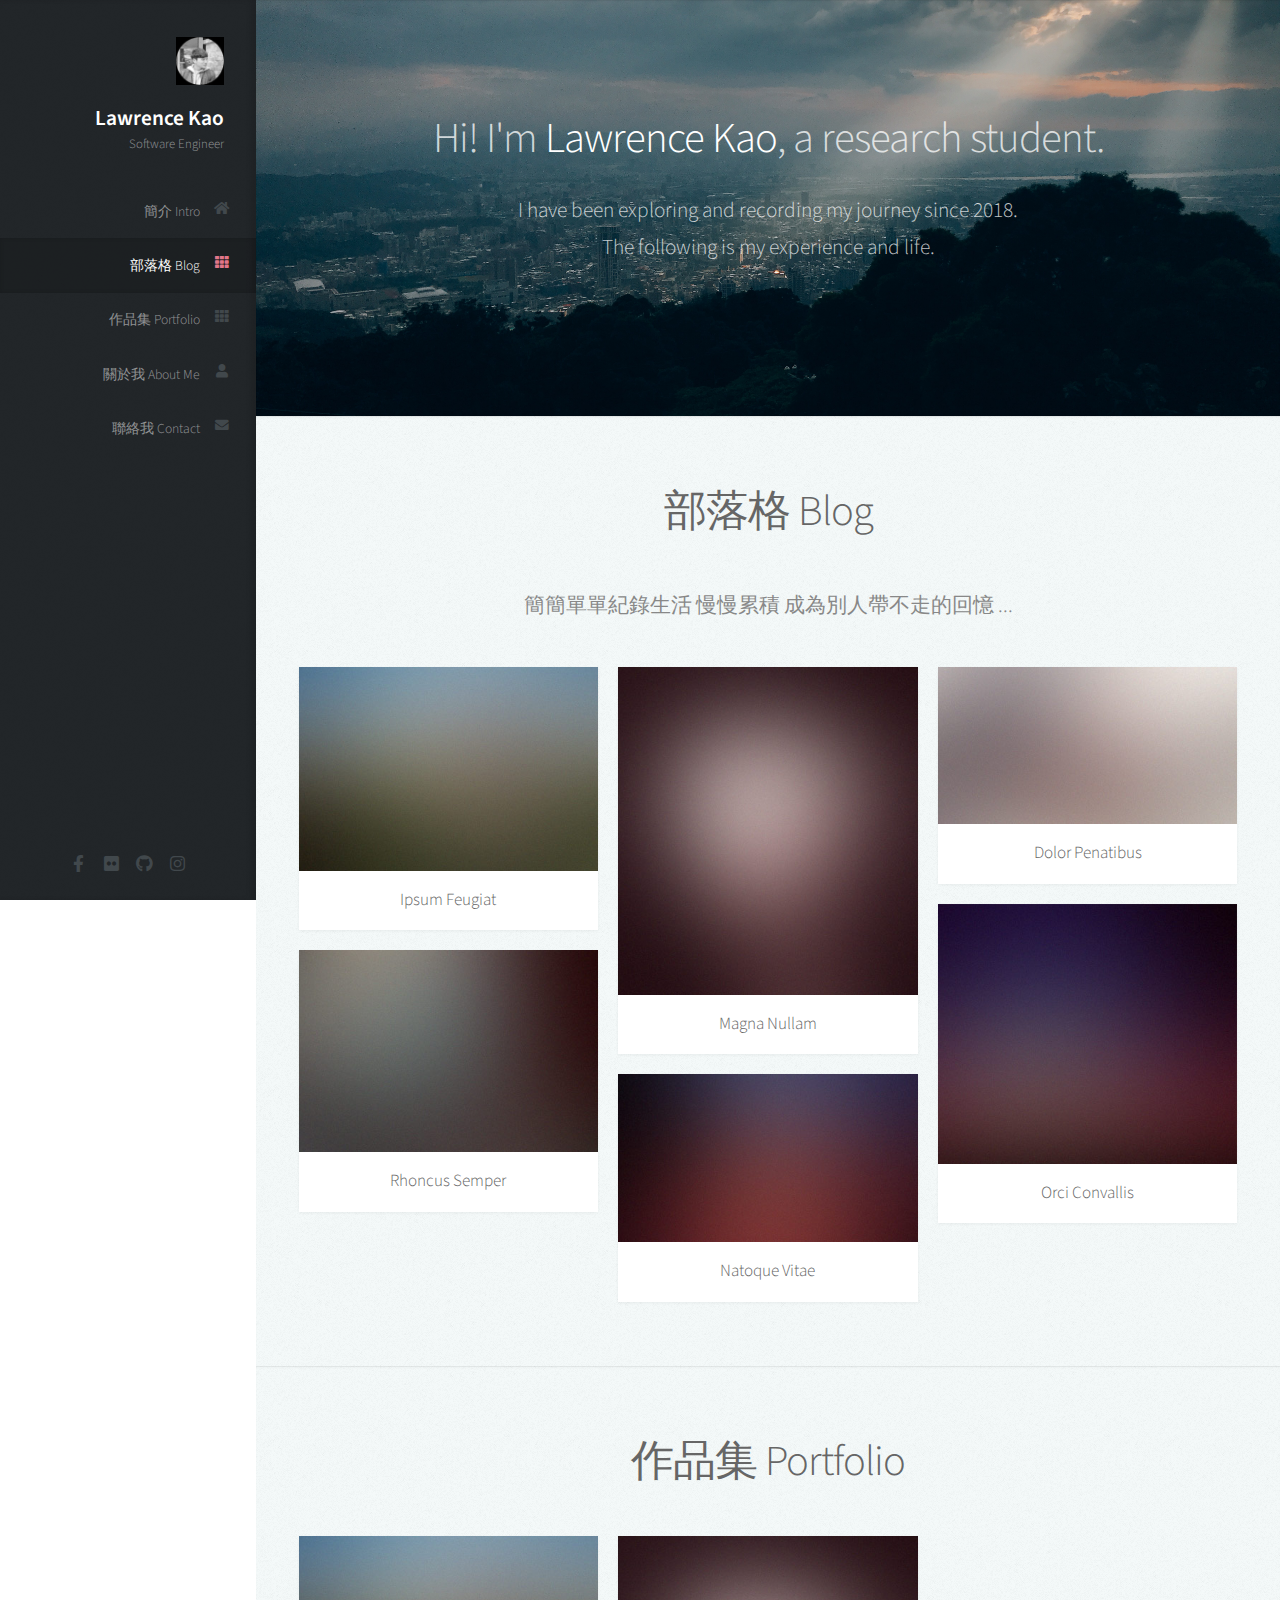
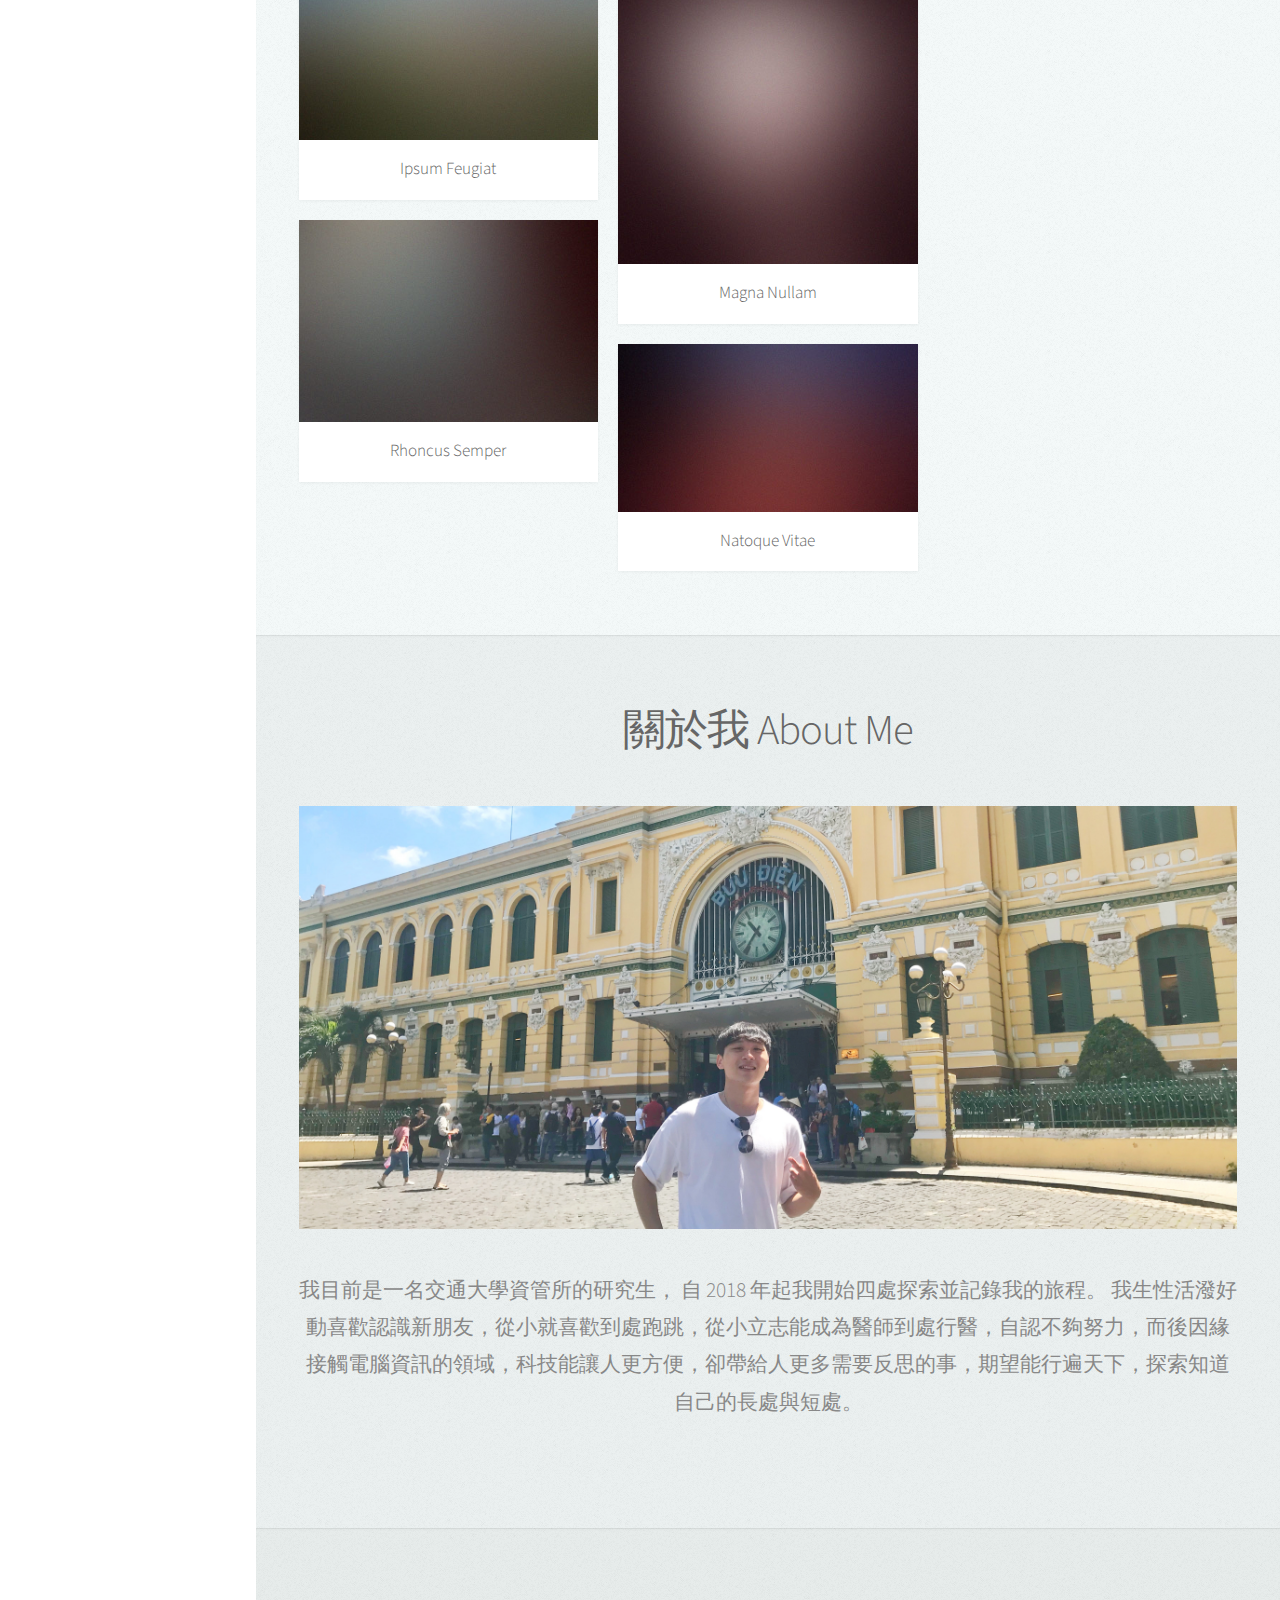
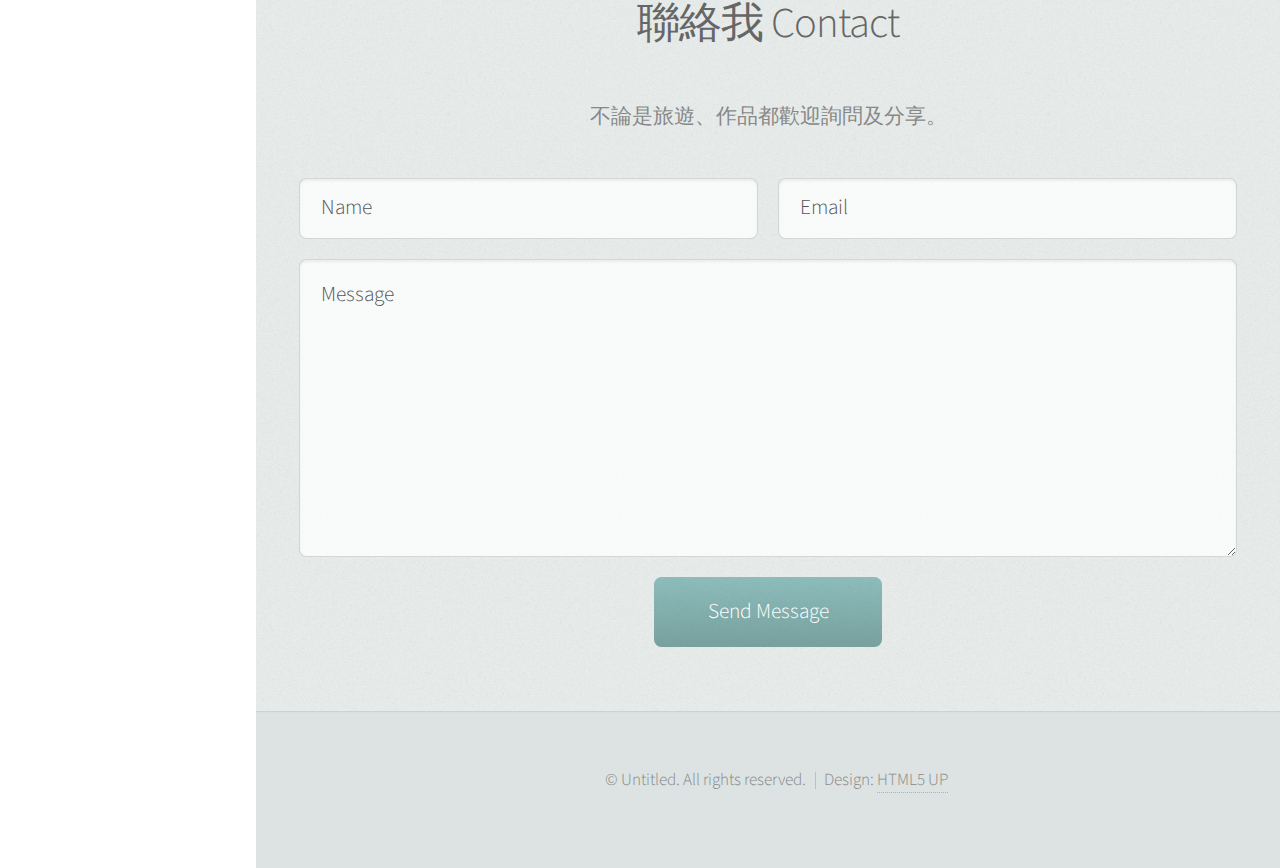
<file: index.html>
<!DOCTYPE HTML>
<!--
	Prologue by HTML5 UP
	html5up.net | @ajlkn
	Free for personal and commercial use under the CCA 3.0 license (html5up.net/license)
-->
<html>
	<head>
		<title>ksy-life</title>
		<meta charset="utf-8" />
		<meta name="viewport" content="width=device-width, initial-scale=1, user-scalable=no" />
		<link rel="stylesheet" href="assets/css/main.css" />
	</head>
	<body class="is-preload">

		<!-- Header -->
			<div id="header">

				<div class="top">

					<!-- Logo -->
						<div id="logo">
							<span class="image avatar48"><img src="images/1.jpg" alt="" /></span>
							<h1 id="title">Lawrence Kao</h1>

							<p>Software Engineer</p>
						</div>

					<!-- Nav -->
						<nav id="nav">
							<ul>
								<li><a href="#top" id="top-link"><span class="icon solid fa-home">簡介 Intro</span></a></li>
								<li><a href="#Blog" id="portfolio-link"><span class="icon solid fa-th">部落格 Blog</span></a></li>
								<li><a href="#portfolio" id="portfolio-link"><span class="icon solid fa-th">作品集 Portfolio</span></a></li>
								<li><a href="#about" id="about-link"><span class="icon solid fa-user">關於我 About Me</span></a></li>
								<li><a href="#contact" id="contact-link"><span class="icon solid fa-envelope">聯絡我 Contact</span></a></li>
							</ul>
						</nav>

				</div>

				<div class="bottom">

					<!-- Social Icons -->
						<ul class="icons">
							
							<li><a href="https://www.facebook.com/Lawrence0224" class="icon brands fa-facebook-f"><span class="label">Facebook</span></a></li>
							<li><a href="https://www.flickr.com/people/gsy-life/" class="icon brands fa-flickr"><span class="label">Flickr</span></a></li>
							<li><a href="https://github.com/LawrenceGao0224" class="icon brands fa-github"><span class="label">Github</span></a></li>
							<li><a href="https://www.instagram.com/shuo_yu_gao/" class="icon brands fa-instagram"><span class="label">Instagram</span></a></li>
							
						</ul>

				</div>

			</div>

		<!-- Main -->
			<div id="main">

				<!-- Intro -->
					<section id="top" class="one dark cover">
						<div class="container">

							<header>
								<h2 class="alt">Hi! I'm <strong>Lawrence Kao</strong>, a research student.</h2>
								<p>I have been exploring and recording my journey since 2018.<br />
								The following is my experience and life.</p>

							</header>

							

						</div>
					</section>

				<!-- Blog -->
					<section id="Blog" class="two">
						<div class="container">

							<header>
								<h2>部落格 Blog</h2>
							</header>

							<p>簡簡單單紀錄生活    慢慢累積    成為別人帶不走的回憶 ...</p>

							<div class="row">
								<div class="col-4 col-12-mobile">
									<article class="item">
										<a href="Blog1.html" class="image fit"><img src="images/pic02.jpg" alt="" /></a>
										<header>
											<h3>Ipsum Feugiat</h3>
										</header>
									</article>
									<article class="item">
										<a href="#" class="image fit"><img src="images/pic03.jpg" alt="" /></a>
										<header>
											<h3>Rhoncus Semper</h3>
										</header>
									</article>
								</div>
								<div class="col-4 col-12-mobile">
									<article class="item">
										<a href="#" class="image fit"><img src="images/pic04.jpg" alt="" /></a>
										<header>
											<h3>Magna Nullam</h3>
										</header>
									</article>
									<article class="item">
										<a href="#" class="image fit"><img src="images/pic05.jpg" alt="" /></a>
										<header>
											<h3>Natoque Vitae</h3>
										</header>
									</article>
								</div>
								<div class="col-4 col-12-mobile">
									<article class="item">
										<a href="#" class="image fit"><img src="images/pic06.jpg" alt="" /></a>
										<header>
											<h3>Dolor Penatibus</h3>
										</header>
									</article>
									<article class="item">
										<a href="#" class="image fit"><img src="images/pic07.jpg" alt="" /></a>
										<header>
											<h3>Orci Convallis</h3>
										</header>
									</article>
								</div>
							</div>

						</div>
					</section>

				<!-- Portfolio -->
					<section id="portfolio" class="two">
						<div class="container">

							<header>
								<h2>作品集 Portfolio</h2>
							</header>

							
							<div class="row">
								<div class="col-4 col-12-mobile">
									<article class="item">
										<a href="#" class="image fit"><img src="images/pic02.jpg" alt="" /></a>
										<header>
											<h3>Ipsum Feugiat</h3>
										</header>
									</article>
									<article class="item">
										<a href="#" class="image fit"><img src="images/pic03.jpg" alt="" /></a>
										<header>
											<h3>Rhoncus Semper</h3>
										</header>
									</article>
								</div>
								<div class="col-4 col-12-mobile">
									<article class="item">
										<a href="#" class="image fit"><img src="images/pic04.jpg" alt="" /></a>
										<header>
											<h3>Magna Nullam</h3>
										</header>
									</article>
									<article class="item">
										<a href="#" class="image fit"><img src="images/pic05.jpg" alt="" /></a>
										<header>
											<h3>Natoque Vitae</h3>
										</header>
									</article>
								</div>
								
							</div>

						</div>
					</section>

				<!-- About Me -->
					<section id="about" class="three">
						<div class="container">

							<header>
								<h2>關於我 About Me</h2>
							</header>

							<a href="#" class="image featured"><img src="images/3.jpeg" alt="" /></a>

							<p>我目前是一名交通大學資管所的研究生，
							自 2018 年起我開始四處探索並記錄我的旅程。 我生性活潑好動喜歡認識新朋友，從小就喜歡到處跑跳，從小立志能成為醫師到處行醫，自認不夠努力，而後因緣接觸電腦資訊的領域，科技能讓人更方便，卻帶給人更多需要反思的事，期望能行遍天下，探索知道自己的長處與短處。</p>

						</div>
					</section>

				<!-- Contact -->
					<section id="contact" class="four">
						<div class="container">

							<header>
								<h2>聯絡我 Contact</h2>
							</header>

							<p>不論是旅遊、作品都歡迎詢問及分享。</p>

							<form method="post" action="#">
								<div class="row">
									<div class="col-6 col-12-mobile"><input type="text" name="name" placeholder="Name" /></div>
									<div class="col-6 col-12-mobile"><input type="text" name="email" placeholder="Email" /></div>
									<div class="col-12">
										<textarea name="message" placeholder="Message"></textarea>
									</div>
									<div class="col-12">
										<input type="submit" value="Send Message" />
									</div>
								</div>
							</form>

						</div>
					</section>

			</div>

		<!-- Footer -->
			<div id="footer">

				<!-- Copyright -->
					<ul class="copyright">
						<li>&copy; Untitled. All rights reserved.</li><li>Design: <a href="http://html5up.net">HTML5 UP</a></li>
					</ul>

			</div>

		<!-- Scripts -->
			<script src="assets/js/jquery.min.js"></script>
			<script src="assets/js/jquery.scrolly.min.js"></script>
			<script src="assets/js/jquery.scrollex.min.js"></script>
			<script src="assets/js/browser.min.js"></script>
			<script src="assets/js/breakpoints.min.js"></script>
			<script src="assets/js/util.js"></script>
			<script src="assets/js/main.js"></script>

	</body>
</html>
</file>
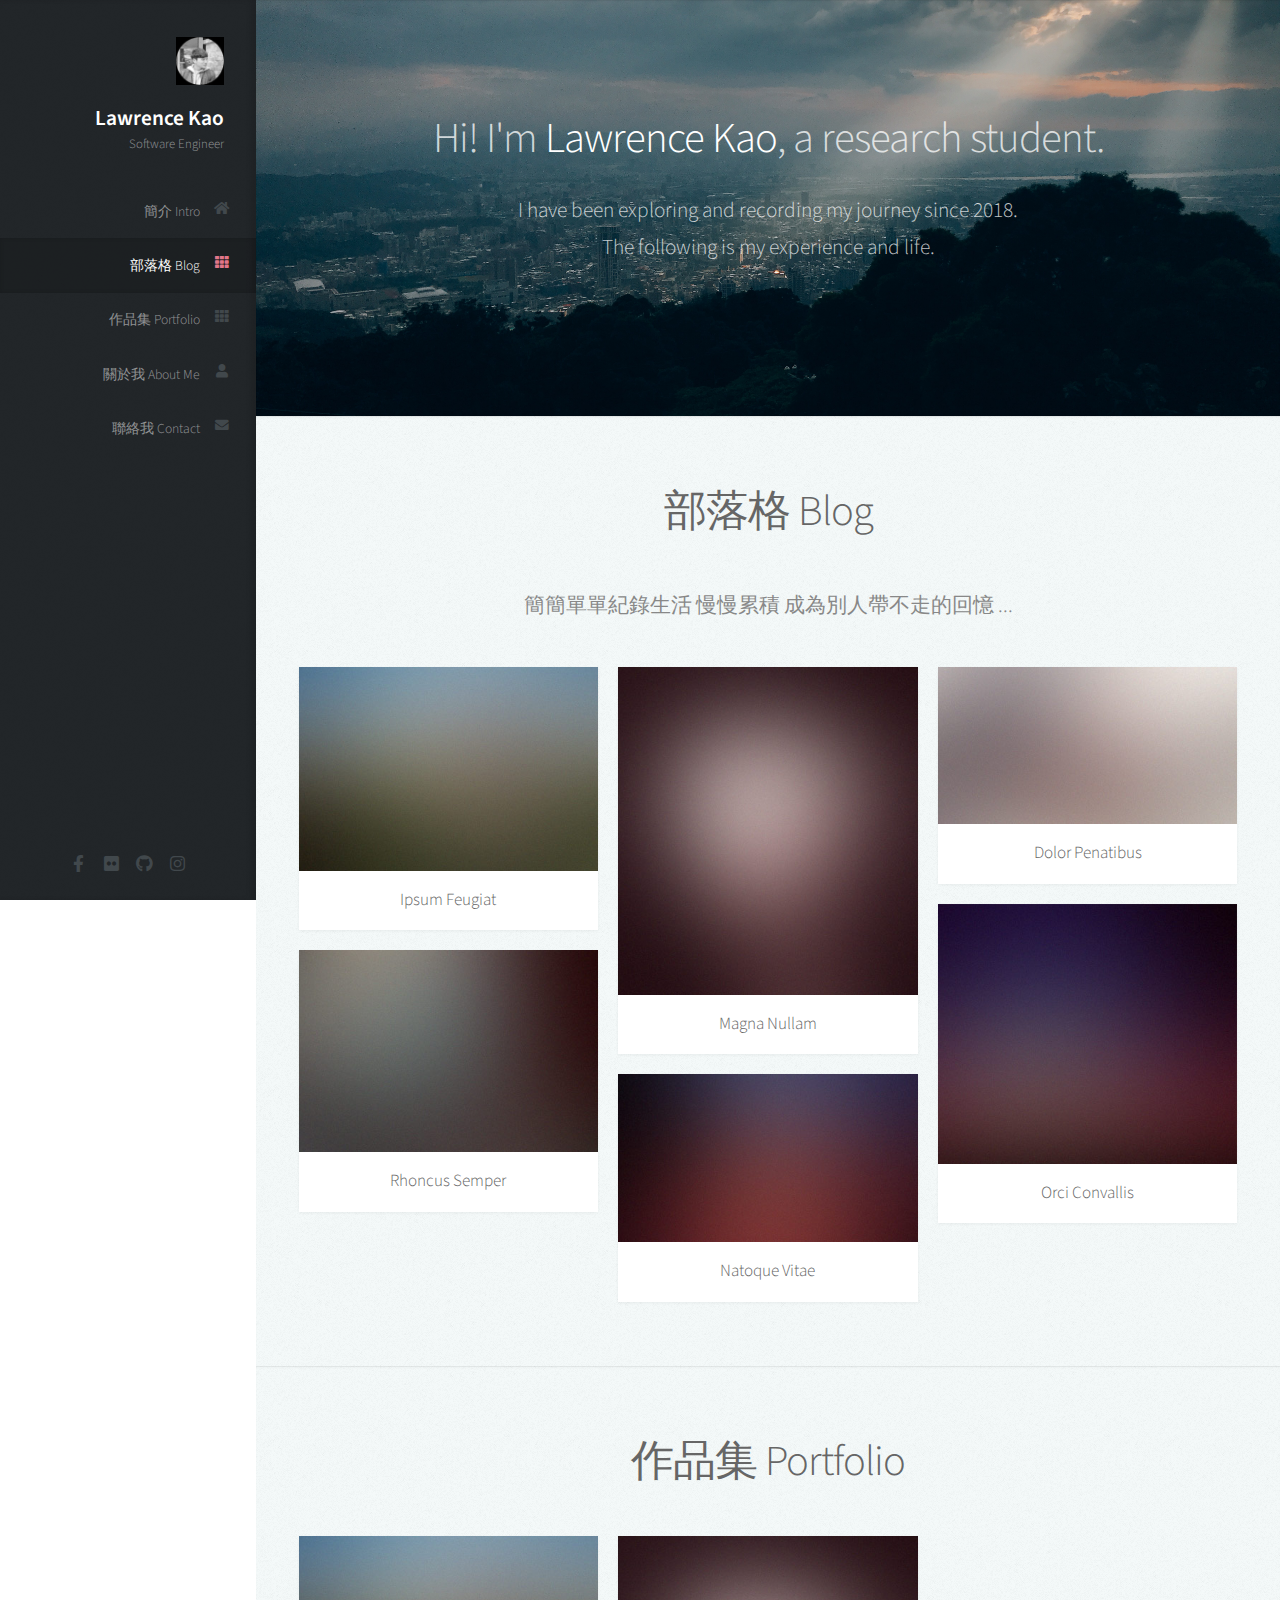
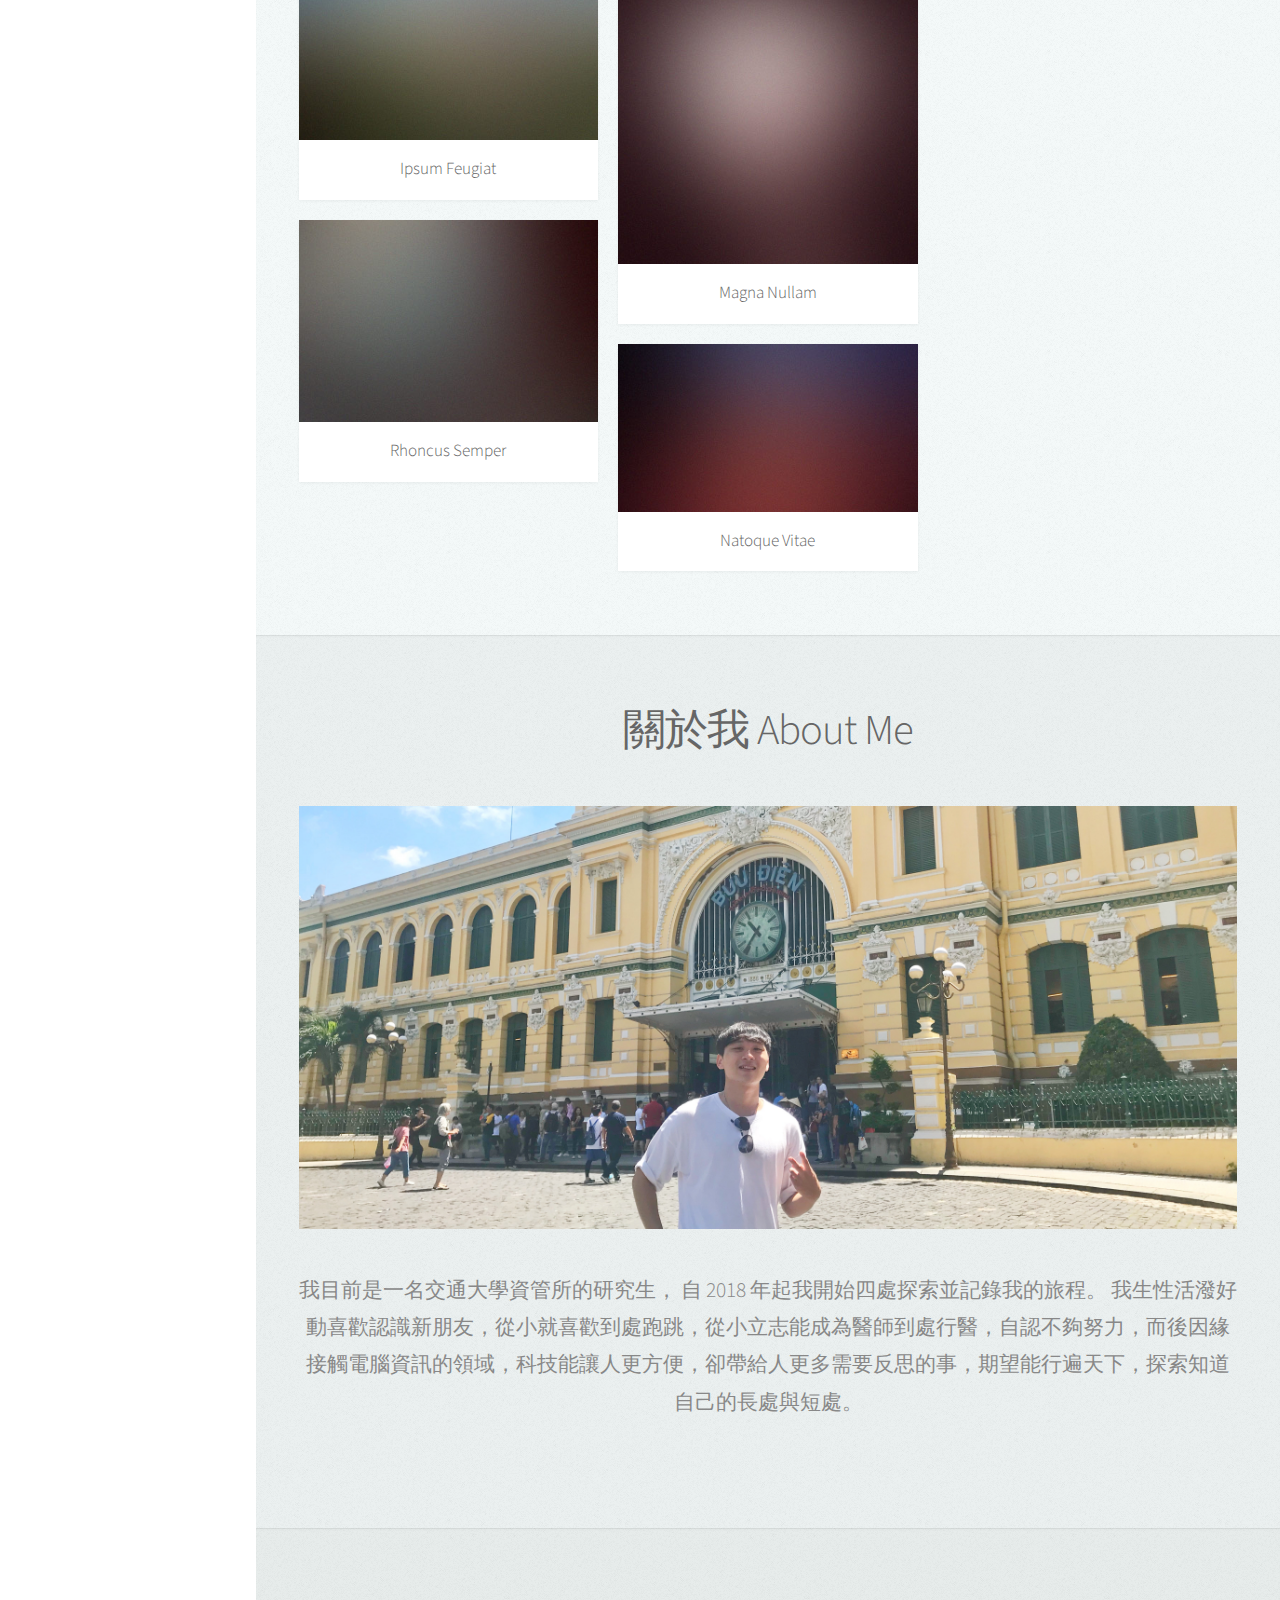
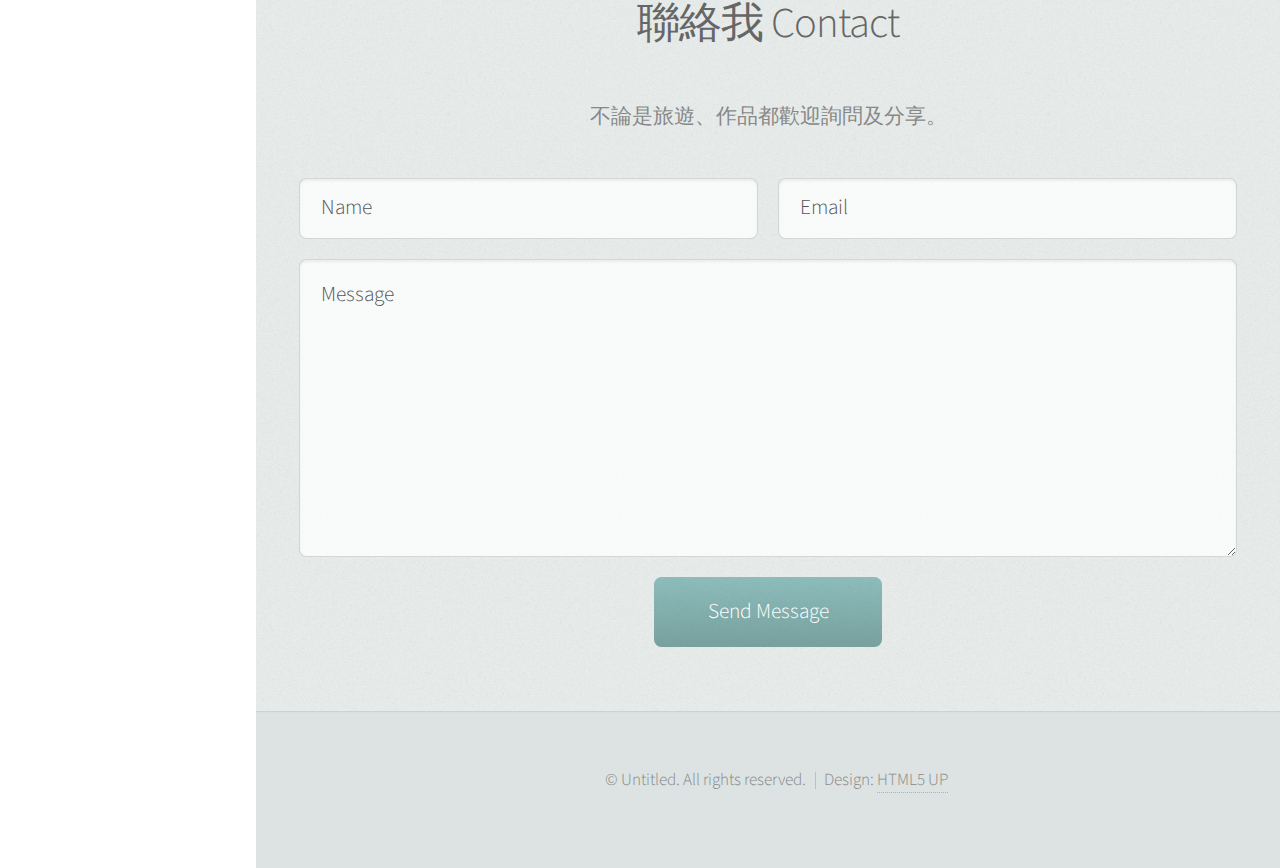
<file: Blog1.html>
<!DOCTYPE HTML>
<!--
	Prologue by HTML5 UP
	html5up.net | @ajlkn
	Free for personal and commercial use under the CCA 3.0 license (html5up.net/license)
-->
<html>
	<head>
		<title>ksy-life</title>
		<meta charset="utf-8" />
		<meta name="viewport" content="width=device-width, initial-scale=1, user-scalable=no" />
		<link rel="stylesheet" href="assets/css/main.css" />
	</head>
	<body class="is-preload">

		<!-- Header -->
			<div id="header">

				<div class="top">

					<!-- Logo -->
						<div id="logo">
							<span class="image avatar48"><img src="images/1.jpg" alt="" /></span>
							<h1 id="title">Lawrence Kao</h1>

							<p>Software Engineer</p>
						</div>

					<!-- Nav -->
						<nav id="nav">
							<ul>
								<li><a href="#top" id="top-link"><span class="icon solid fa-home">簡介 Intro</span></a></li>
								<li><a href="#Blog" id="portfolio-link"><span class="icon solid fa-th">部落格 Blog</span></a></li>
								<li><a href="#portfolio" id="portfolio-link"><span class="icon solid fa-th">作品集 Portfolio</span></a></li>
								<li><a href="#about" id="about-link"><span class="icon solid fa-user">關於我 About Me</span></a></li>
								<li><a href="#contact" id="contact-link"><span class="icon solid fa-envelope">聯絡我 Contact</span></a></li>
							</ul>
						</nav>

				</div>

				<div class="bottom">

					<!-- Social Icons -->
						<ul class="icons">
							
							<li><a href="https://www.facebook.com/Lawrence0224" class="icon brands fa-facebook-f"><span class="label">Facebook</span></a></li>
							<li><a href="https://www.flickr.com/people/gsy-life/" class="icon brands fa-flickr"><span class="label">Flickr</span></a></li>
							<li><a href="https://github.com/LawrenceGao0224" class="icon brands fa-github"><span class="label">Github</span></a></li>
							<li><a href="https://www.instagram.com/shuo_yu_gao/" class="icon brands fa-instagram"><span class="label">Instagram</span></a></li>
							
						</ul>

				</div>

			</div>

		<!-- Main -->
			<div id="main">

				<!-- Intro -->
					<section id="top" class="one dark cover">
						<div class="container">

							<header>
								<h2 class="alt">Hi! I'm <strong>Lawrence Kao</strong>, a research student.</h2>
								<p>I have been exploring and recording my journey since 2018.<br />
								The following is my experience and life.</p>

							</header>

							

						</div>
					</section>

				<!-- Blog -->
					<section id="Blog" class="two">
						<div class="container">

							<header>
								<h2>部落格 Blog</h2>
							</header>

							<p>簡簡單單紀錄生活    慢慢累積    成為別人帶不走的回憶 ...</p>

							<div class="row">
								<div class="col-4 col-12-mobile">
									<article class="item">
										<a href="#" class="image fit"><img src="images/pic02.jpg" alt="" /></a>
										<header>
											<h3>Ipsum Feugiat</h3>
										</header>
									</article>
									<article class="item">
										<a href="#" class="image fit"><img src="images/pic03.jpg" alt="" /></a>
										<header>
											<h3>Rhoncus Semper</h3>
										</header>
									</article>
								</div>
								<div class="col-4 col-12-mobile">
									<article class="item">
										<a href="#" class="image fit"><img src="images/pic04.jpg" alt="" /></a>
										<header>
											<h3>Magna Nullam</h3>
										</header>
									</article>
									<article class="item">
										<a href="#" class="image fit"><img src="images/pic05.jpg" alt="" /></a>
										<header>
											<h3>Natoque Vitae</h3>
										</header>
									</article>
								</div>
								<div class="col-4 col-12-mobile">
									<article class="item">
										<a href="#" class="image fit"><img src="images/pic06.jpg" alt="" /></a>
										<header>
											<h3>Dolor Penatibus</h3>
										</header>
									</article>
									<article class="item">
										<a href="#" class="image fit"><img src="images/pic07.jpg" alt="" /></a>
										<header>
											<h3>Orci Convallis</h3>
										</header>
									</article>
								</div>
							</div>

						</div>
					</section>

				<!-- Portfolio -->
					<section id="portfolio" class="two">
						<div class="container">

							<header>
								<h2>作品集 Portfolio</h2>
							</header>

							
							<div class="row">
								<div class="col-4 col-12-mobile">
									<article class="item">
										<a href="#" class="image fit"><img src="images/pic02.jpg" alt="" /></a>
										<header>
											<h3>Ipsum Feugiat</h3>
										</header>
									</article>
									<article class="item">
										<a href="#" class="image fit"><img src="images/pic03.jpg" alt="" /></a>
										<header>
											<h3>Rhoncus Semper</h3>
										</header>
									</article>
								</div>
								<div class="col-4 col-12-mobile">
									<article class="item">
										<a href="#" class="image fit"><img src="images/pic04.jpg" alt="" /></a>
										<header>
											<h3>Magna Nullam</h3>
										</header>
									</article>
									<article class="item">
										<a href="#" class="image fit"><img src="images/pic05.jpg" alt="" /></a>
										<header>
											<h3>Natoque Vitae</h3>
										</header>
									</article>
								</div>
								
							</div>

						</div>
					</section>

				<!-- About Me -->
					<section id="about" class="three">
						<div class="container">

							<header>
								<h2>關於我 About Me</h2>
							</header>

							<a href="#" class="image featured"><img src="images/3.jpeg" alt="" /></a>

							<p>我目前是一名交通大學資管所的研究生，
							自 2018 年起我開始四處探索並記錄我的旅程。 我生性活潑好動喜歡認識新朋友，從小就喜歡到處跑跳，從小立志能成為醫師到處行醫，自認不夠努力，而後因緣接觸電腦資訊的領域，科技能讓人更方便，卻帶給人更多需要反思的事，期望能行遍天下，探索知道自己的長處與短處。</p>

						</div>
					</section>

				<!-- Contact -->
					<section id="contact" class="four">
						<div class="container">

							<header>
								<h2>聯絡我 Contact</h2>
							</header>

							<p>不論是旅遊、作品都歡迎詢問及分享。</p>

							<form method="post" action="#">
								<div class="row">
									<div class="col-6 col-12-mobile"><input type="text" name="name" placeholder="Name" /></div>
									<div class="col-6 col-12-mobile"><input type="text" name="email" placeholder="Email" /></div>
									<div class="col-12">
										<textarea name="message" placeholder="Message"></textarea>
									</div>
									<div class="col-12">
										<input type="submit" value="Send Message" />
									</div>
								</div>
							</form>

						</div>
					</section>

			</div>

		<!-- Footer -->
			<div id="footer">

				<!-- Copyright -->
					<ul class="copyright">
						<li>&copy; Untitled. All rights reserved.</li><li>Design: <a href="http://html5up.net">HTML5 UP</a></li>
					</ul>

			</div>

		<!-- Scripts -->
			<script src="assets/js/jquery.min.js"></script>
			<script src="assets/js/jquery.scrolly.min.js"></script>
			<script src="assets/js/jquery.scrollex.min.js"></script>
			<script src="assets/js/browser.min.js"></script>
			<script src="assets/js/breakpoints.min.js"></script>
			<script src="assets/js/util.js"></script>
			<script src="assets/js/main.js"></script>

	</body>
</html>
</file>
<file: assets/css/main.css>
@import url("fontawesome-all.min.css");
@import url("https://fonts.googleapis.com/css?family=Source+Sans+Pro:300,300italic,400,600");

/*
	Prologue by HTML5 UP
	html5up.net | @ajlkn
	Free for personal and commercial use under the CCA 3.0 license (html5up.net/license)
*/

html, body, div, span, applet, object,
iframe, h1, h2, h3, h4, h5, h6, p, blockquote,
pre, a, abbr, acronym, address, big, cite,
code, del, dfn, em, img, ins, kbd, q, s, samp,
small, strike, strong, sub, sup, tt, var, b,
u, i, center, dl, dt, dd, ol, ul, li, fieldset,
form, label, legend, table, caption, tbody,
tfoot, thead, tr, th, td, article, aside,
canvas, details, embed, figure, figcaption,
footer, header, hgroup, menu, nav, output, ruby,
section, summary, time, mark, audio, video {
	margin: 0;
	padding: 0;
	border: 0;
	font-size: 100%;
	font: inherit;
	vertical-align: baseline;}

article, aside, details, figcaption, figure,
footer, header, hgroup, menu, nav, section {
	display: block;}

body {
	line-height: 1;
}

ol, ul {
	list-style: none;
}

blockquote, q {
	quotes: none;
}

	blockquote:before, blockquote:after, q:before, q:after {
		content: '';
		content: none;
	}

table {
	border-collapse: collapse;
	border-spacing: 0;
}

body {
	-webkit-text-size-adjust: none;
}

mark {
	background-color: transparent;
	color: inherit;
}

input::-moz-focus-inner {
	border: 0;
	padding: 0;
}

input, select, textarea {
	-moz-appearance: none;
	-webkit-appearance: none;
	-ms-appearance: none;
	appearance: none;
}

/* Basic */

	html {
		box-sizing: border-box;
	}

	*, *:before, *:after {
		box-sizing: inherit;
	}

	body {
		background: #fff;
		font-family: 'Source Sans Pro', sans-serif;
		font-size: 19pt;
		font-weight: 300;
		line-height: 1.75em;
		color: #888;
	}

		body.is-preload *, body.is-preload *:before, body.is-preload *:after {
			-moz-animation: none !important;
			-webkit-animation: none !important;
			-ms-animation: none !important;
			animation: none !important;
			-moz-transition: none !important;
			-webkit-transition: none !important;
			-ms-transition: none !important;
			transition: none !important;
		}

	input, textarea, select {
		font-family: 'Source Sans Pro', sans-serif;
		font-size: 19pt;
		font-weight: 300;
		line-height: 1.75em;
		color: #888;
	}

	h1, h2, h3, h4, h5, h6 {
		font-weight: 300;
		color: #666;
		line-height: 1.5em;
	}

	h1 a, h2 a, h3 a, h4 a, h5 a, h6 a {
		color: inherit;
		text-decoration: none;
	}

		h1 a strong, h2 a strong, h3 a strong, h4 a strong, h5 a strong, h6 a strong {
			color: #333;
		}

	h2 {
		font-size: 2em;
		letter-spacing: -1px;
	}

		h2.alt {
			color: #888;
		}

			h2.alt strong {
				color: #666;
			}

	h3 {
		font-size: 1.5em;
	}

	header {
		margin: 0 0 2em 0;
	}

		header > p {
			margin: 1em 0 0 0;
		}

	footer {
		margin: 2em 0 0 0;
	}

	strong, b {
		font-weight: 300;
		color: #666;
	}

	em, i {
		font-style: italic;
	}

	a {
		text-decoration: none;
		color: inherit;
		border-bottom: dotted 1px rgba(128, 128, 128, 0.5);
		-moz-transition: color 0.35s ease-in-out, border-bottom-color 0.35s ease-in-out;
		-webkit-transition: color 0.35s ease-in-out, border-bottom-color 0.35s ease-in-out;
		-ms-transition: color 0.35s ease-in-out, border-bottom-color 0.35s ease-in-out;
		transition: color 0.35s ease-in-out, border-bottom-color 0.35s ease-in-out;
		outline: 0;
	}

		a:hover {
			color: #E27689;
			border-bottom-color: rgba(255, 255, 255, 0);
		}

	sub {
		position: relative;
		top: 0.5em;
		font-size: 0.8em;
	}

	sup {
		position: relative;
		top: -0.5em;
		font-size: 0.8em;
	}

	hr {
		border: 0;
		border-top: solid 1px #ddd;
	}

	blockquote {
		border-left: solid 0.5em #ddd;
		padding: 1em 0 1em 2em;
		font-style: italic;
	}

	p, ul, ol, dl, table {
		margin-bottom: 2em;
	}

	br.clear {
		clear: both;
	}

/* Container */

	.container {
		margin: 0 auto;
		max-width: 100%;
		width: 1400px;
	}

		@media screen and (min-width: 961px) and (max-width: 1880px) {

			.container {
				width: 1200px;
			}

		}

		@media screen and (min-width: 961px) and (max-width: 1620px) {

			.container {
				width: 960px;
			}

		}

		@media screen and (min-width: 961px) and (max-width: 1320px) {

			.container {
				width: 100%;
			}

		}

		@media screen and (max-width: 960px) {

			.container {
				width: 100%;
			}

		}

		@media screen and (max-width: 736px) {

			.container {
				width: 100%;
			}

		}

/* Row */

	.row {
		display: flex;
		flex-wrap: wrap;
		box-sizing: border-box;
		align-items: stretch;
	}

		.row > * {
			box-sizing: border-box;
		}

		.row.gtr-uniform > * > :last-child {
			margin-bottom: 0;
		}

		.row.aln-left {
			justify-content: flex-start;
		}

		.row.aln-center {
			justify-content: center;
		}

		.row.aln-right {
			justify-content: flex-end;
		}

		.row.aln-top {
			align-items: flex-start;
		}

		.row.aln-middle {
			align-items: center;
		}

		.row.aln-bottom {
			align-items: flex-end;
		}

		.row > .imp {
			order: -1;
		}

		.row > .col-1 {
			width: 8.33333%;
		}

		.row > .off-1 {
			margin-left: 8.33333%;
		}

		.row > .col-2 {
			width: 16.66667%;
		}

		.row > .off-2 {
			margin-left: 16.66667%;
		}

		.row > .col-3 {
			width: 25%;
		}

		.row > .off-3 {
			margin-left: 25%;
		}

		.row > .col-4 {
			width: 33.33333%;
		}

		.row > .off-4 {
			margin-left: 33.33333%;
		}

		.row > .col-5 {
			width: 41.66667%;
		}

		.row > .off-5 {
			margin-left: 41.66667%;
		}

		.row > .col-6 {
			width: 50%;
		}

		.row > .off-6 {
			margin-left: 50%;
		}

		.row > .col-7 {
			width: 58.33333%;
		}

		.row > .off-7 {
			margin-left: 58.33333%;
		}

		.row > .col-8 {
			width: 66.66667%;
		}

		.row > .off-8 {
			margin-left: 66.66667%;
		}

		.row > .col-9 {
			width: 75%;
		}

		.row > .off-9 {
			margin-left: 75%;
		}

		.row > .col-10 {
			width: 83.33333%;
		}

		.row > .off-10 {
			margin-left: 83.33333%;
		}

		.row > .col-11 {
			width: 91.66667%;
		}

		.row > .off-11 {
			margin-left: 91.66667%;
		}

		.row > .col-12 {
			width: 100%;
		}

		.row > .off-12 {
			margin-left: 100%;
		}

		.row.gtr-0 {
			margin-top: 0px;
			margin-left: 0px;
		}

			.row.gtr-0 > * {
				padding: 0px 0 0 0px;
			}

			.row.gtr-0.gtr-uniform {
				margin-top: 0px;
			}

				.row.gtr-0.gtr-uniform > * {
					padding-top: 0px;
				}

		.row.gtr-25 {
			margin-top: -10px;
			margin-left: -10px;
		}

			.row.gtr-25 > * {
				padding: 10px 0 0 10px;
			}

			.row.gtr-25.gtr-uniform {
				margin-top: -10px;
			}

				.row.gtr-25.gtr-uniform > * {
					padding-top: 10px;
				}

		.row.gtr-50 {
			margin-top: -20px;
			margin-left: -20px;
		}

			.row.gtr-50 > * {
				padding: 20px 0 0 20px;
			}

			.row.gtr-50.gtr-uniform {
				margin-top: -20px;
			}

				.row.gtr-50.gtr-uniform > * {
					padding-top: 20px;
				}

		.row {
			margin-top: -40px;
			margin-left: -40px;
		}

			.row > * {
				padding: 40px 0 0 40px;
			}

			.row.gtr-uniform {
				margin-top: -40px;
			}

				.row.gtr-uniform > * {
					padding-top: 40px;
				}

		.row.gtr-150 {
			margin-top: -60px;
			margin-left: -60px;
		}

			.row.gtr-150 > * {
				padding: 60px 0 0 60px;
			}

			.row.gtr-150.gtr-uniform {
				margin-top: -60px;
			}

				.row.gtr-150.gtr-uniform > * {
					padding-top: 60px;
				}

		.row.gtr-200 {
			margin-top: -80px;
			margin-left: -80px;
		}

			.row.gtr-200 > * {
				padding: 80px 0 0 80px;
			}

			.row.gtr-200.gtr-uniform {
				margin-top: -80px;
			}

				.row.gtr-200.gtr-uniform > * {
					padding-top: 80px;
				}

		@media screen and (min-width: 961px) and (max-width: 1880px) {

			.row {
				display: flex;
				flex-wrap: wrap;
				box-sizing: border-box;
				align-items: stretch;
			}

				.row > * {
					box-sizing: border-box;
				}

				.row.gtr-uniform > * > :last-child {
					margin-bottom: 0;
				}

				.row.aln-left {
					justify-content: flex-start;
				}

				.row.aln-center {
					justify-content: center;
				}

				.row.aln-right {
					justify-content: flex-end;
				}

				.row.aln-top {
					align-items: flex-start;
				}

				.row.aln-middle {
					align-items: center;
				}

				.row.aln-bottom {
					align-items: flex-end;
				}

				.row > .imp-wide {
					order: -1;
				}

				.row > .col-1-wide {
					width: 8.33333%;
				}

				.row > .off-1-wide {
					margin-left: 8.33333%;
				}

				.row > .col-2-wide {
					width: 16.66667%;
				}

				.row > .off-2-wide {
					margin-left: 16.66667%;
				}

				.row > .col-3-wide {
					width: 25%;
				}

				.row > .off-3-wide {
					margin-left: 25%;
				}

				.row > .col-4-wide {
					width: 33.33333%;
				}

				.row > .off-4-wide {
					margin-left: 33.33333%;
				}

				.row > .col-5-wide {
					width: 41.66667%;
				}

				.row > .off-5-wide {
					margin-left: 41.66667%;
				}

				.row > .col-6-wide {
					width: 50%;
				}

				.row > .off-6-wide {
					margin-left: 50%;
				}

				.row > .col-7-wide {
					width: 58.33333%;
				}

				.row > .off-7-wide {
					margin-left: 58.33333%;
				}

				.row > .col-8-wide {
					width: 66.66667%;
				}

				.row > .off-8-wide {
					margin-left: 66.66667%;
				}

				.row > .col-9-wide {
					width: 75%;
				}

				.row > .off-9-wide {
					margin-left: 75%;
				}

				.row > .col-10-wide {
					width: 83.33333%;
				}

				.row > .off-10-wide {
					margin-left: 83.33333%;
				}

				.row > .col-11-wide {
					width: 91.66667%;
				}

				.row > .off-11-wide {
					margin-left: 91.66667%;
				}

				.row > .col-12-wide {
					width: 100%;
				}

				.row > .off-12-wide {
					margin-left: 100%;
				}

				.row.gtr-0 {
					margin-top: 0px;
					margin-left: 0px;
				}

					.row.gtr-0 > * {
						padding: 0px 0 0 0px;
					}

					.row.gtr-0.gtr-uniform {
						margin-top: 0px;
					}

						.row.gtr-0.gtr-uniform > * {
							padding-top: 0px;
						}

				.row.gtr-25 {
					margin-top: -10px;
					margin-left: -10px;
				}

					.row.gtr-25 > * {
						padding: 10px 0 0 10px;
					}

					.row.gtr-25.gtr-uniform {
						margin-top: -10px;
					}

						.row.gtr-25.gtr-uniform > * {
							padding-top: 10px;
						}

				.row.gtr-50 {
					margin-top: -20px;
					margin-left: -20px;
				}

					.row.gtr-50 > * {
						padding: 20px 0 0 20px;
					}

					.row.gtr-50.gtr-uniform {
						margin-top: -20px;
					}

						.row.gtr-50.gtr-uniform > * {
							padding-top: 20px;
						}

				.row {
					margin-top: -40px;
					margin-left: -40px;
				}

					.row > * {
						padding: 40px 0 0 40px;
					}

					.row.gtr-uniform {
						margin-top: -40px;
					}

						.row.gtr-uniform > * {
							padding-top: 40px;
						}

				.row.gtr-150 {
					margin-top: -60px;
					margin-left: -60px;
				}

					.row.gtr-150 > * {
						padding: 60px 0 0 60px;
					}

					.row.gtr-150.gtr-uniform {
						margin-top: -60px;
					}

						.row.gtr-150.gtr-uniform > * {
							padding-top: 60px;
						}

				.row.gtr-200 {
					margin-top: -80px;
					margin-left: -80px;
				}

					.row.gtr-200 > * {
						padding: 80px 0 0 80px;
					}

					.row.gtr-200.gtr-uniform {
						margin-top: -80px;
					}

						.row.gtr-200.gtr-uniform > * {
							padding-top: 80px;
						}

		}

		@media screen and (min-width: 961px) and (max-width: 1620px) {

			.row {
				display: flex;
				flex-wrap: wrap;
				box-sizing: border-box;
				align-items: stretch;
			}

				.row > * {
					box-sizing: border-box;
				}

				.row.gtr-uniform > * > :last-child {
					margin-bottom: 0;
				}

				.row.aln-left {
					justify-content: flex-start;
				}

				.row.aln-center {
					justify-content: center;
				}

				.row.aln-right {
					justify-content: flex-end;
				}

				.row.aln-top {
					align-items: flex-start;
				}

				.row.aln-middle {
					align-items: center;
				}

				.row.aln-bottom {
					align-items: flex-end;
				}

				.row > .imp-normal {
					order: -1;
				}

				.row > .col-1-normal {
					width: 8.33333%;
				}

				.row > .off-1-normal {
					margin-left: 8.33333%;
				}

				.row > .col-2-normal {
					width: 16.66667%;
				}

				.row > .off-2-normal {
					margin-left: 16.66667%;
				}

				.row > .col-3-normal {
					width: 25%;
				}

				.row > .off-3-normal {
					margin-left: 25%;
				}

				.row > .col-4-normal {
					width: 33.33333%;
				}

				.row > .off-4-normal {
					margin-left: 33.33333%;
				}

				.row > .col-5-normal {
					width: 41.66667%;
				}

				.row > .off-5-normal {
					margin-left: 41.66667%;
				}

				.row > .col-6-normal {
					width: 50%;
				}

				.row > .off-6-normal {
					margin-left: 50%;
				}

				.row > .col-7-normal {
					width: 58.33333%;
				}

				.row > .off-7-normal {
					margin-left: 58.33333%;
				}

				.row > .col-8-normal {
					width: 66.66667%;
				}

				.row > .off-8-normal {
					margin-left: 66.66667%;
				}

				.row > .col-9-normal {
					width: 75%;
				}

				.row > .off-9-normal {
					margin-left: 75%;
				}

				.row > .col-10-normal {
					width: 83.33333%;
				}

				.row > .off-10-normal {
					margin-left: 83.33333%;
				}

				.row > .col-11-normal {
					width: 91.66667%;
				}

				.row > .off-11-normal {
					margin-left: 91.66667%;
				}

				.row > .col-12-normal {
					width: 100%;
				}

				.row > .off-12-normal {
					margin-left: 100%;
				}

				.row.gtr-0 {
					margin-top: 0px;
					margin-left: 0px;
				}

					.row.gtr-0 > * {
						padding: 0px 0 0 0px;
					}

					.row.gtr-0.gtr-uniform {
						margin-top: 0px;
					}

						.row.gtr-0.gtr-uniform > * {
							padding-top: 0px;
						}

				.row.gtr-25 {
					margin-top: -10px;
					margin-left: -10px;
				}

					.row.gtr-25 > * {
						padding: 10px 0 0 10px;
					}

					.row.gtr-25.gtr-uniform {
						margin-top: -10px;
					}

						.row.gtr-25.gtr-uniform > * {
							padding-top: 10px;
						}

				.row.gtr-50 {
					margin-top: -20px;
					margin-left: -20px;
				}

					.row.gtr-50 > * {
						padding: 20px 0 0 20px;
					}

					.row.gtr-50.gtr-uniform {
						margin-top: -20px;
					}

						.row.gtr-50.gtr-uniform > * {
							padding-top: 20px;
						}

				.row {
					margin-top: -40px;
					margin-left: -40px;
				}

					.row > * {
						padding: 40px 0 0 40px;
					}

					.row.gtr-uniform {
						margin-top: -40px;
					}

						.row.gtr-uniform > * {
							padding-top: 40px;
						}

				.row.gtr-150 {
					margin-top: -60px;
					margin-left: -60px;
				}

					.row.gtr-150 > * {
						padding: 60px 0 0 60px;
					}

					.row.gtr-150.gtr-uniform {
						margin-top: -60px;
					}

						.row.gtr-150.gtr-uniform > * {
							padding-top: 60px;
						}

				.row.gtr-200 {
					margin-top: -80px;
					margin-left: -80px;
				}

					.row.gtr-200 > * {
						padding: 80px 0 0 80px;
					}

					.row.gtr-200.gtr-uniform {
						margin-top: -80px;
					}

						.row.gtr-200.gtr-uniform > * {
							padding-top: 80px;
						}

		}

		@media screen and (min-width: 961px) and (max-width: 1320px) {

			.row {
				display: flex;
				flex-wrap: wrap;
				box-sizing: border-box;
				align-items: stretch;
			}

				.row > * {
					box-sizing: border-box;
				}

				.row.gtr-uniform > * > :last-child {
					margin-bottom: 0;
				}

				.row.aln-left {
					justify-content: flex-start;
				}

				.row.aln-center {
					justify-content: center;
				}

				.row.aln-right {
					justify-content: flex-end;
				}

				.row.aln-top {
					align-items: flex-start;
				}

				.row.aln-middle {
					align-items: center;
				}

				.row.aln-bottom {
					align-items: flex-end;
				}

				.row > .imp-narrow {
					order: -1;
				}

				.row > .col-1-narrow {
					width: 8.33333%;
				}

				.row > .off-1-narrow {
					margin-left: 8.33333%;
				}

				.row > .col-2-narrow {
					width: 16.66667%;
				}

				.row > .off-2-narrow {
					margin-left: 16.66667%;
				}

				.row > .col-3-narrow {
					width: 25%;
				}

				.row > .off-3-narrow {
					margin-left: 25%;
				}

				.row > .col-4-narrow {
					width: 33.33333%;
				}

				.row > .off-4-narrow {
					margin-left: 33.33333%;
				}

				.row > .col-5-narrow {
					width: 41.66667%;
				}

				.row > .off-5-narrow {
					margin-left: 41.66667%;
				}

				.row > .col-6-narrow {
					width: 50%;
				}

				.row > .off-6-narrow {
					margin-left: 50%;
				}

				.row > .col-7-narrow {
					width: 58.33333%;
				}

				.row > .off-7-narrow {
					margin-left: 58.33333%;
				}

				.row > .col-8-narrow {
					width: 66.66667%;
				}

				.row > .off-8-narrow {
					margin-left: 66.66667%;
				}

				.row > .col-9-narrow {
					width: 75%;
				}

				.row > .off-9-narrow {
					margin-left: 75%;
				}

				.row > .col-10-narrow {
					width: 83.33333%;
				}

				.row > .off-10-narrow {
					margin-left: 83.33333%;
				}

				.row > .col-11-narrow {
					width: 91.66667%;
				}

				.row > .off-11-narrow {
					margin-left: 91.66667%;
				}

				.row > .col-12-narrow {
					width: 100%;
				}

				.row > .off-12-narrow {
					margin-left: 100%;
				}

				.row.gtr-0 {
					margin-top: 0px;
					margin-left: 0px;
				}

					.row.gtr-0 > * {
						padding: 0px 0 0 0px;
					}

					.row.gtr-0.gtr-uniform {
						margin-top: 0px;
					}

						.row.gtr-0.gtr-uniform > * {
							padding-top: 0px;
						}

				.row.gtr-25 {
					margin-top: -5px;
					margin-left: -5px;
				}

					.row.gtr-25 > * {
						padding: 5px 0 0 5px;
					}

					.row.gtr-25.gtr-uniform {
						margin-top: -5px;
					}

						.row.gtr-25.gtr-uniform > * {
							padding-top: 5px;
						}

				.row.gtr-50 {
					margin-top: -10px;
					margin-left: -10px;
				}

					.row.gtr-50 > * {
						padding: 10px 0 0 10px;
					}

					.row.gtr-50.gtr-uniform {
						margin-top: -10px;
					}

						.row.gtr-50.gtr-uniform > * {
							padding-top: 10px;
						}

				.row {
					margin-top: -20px;
					margin-left: -20px;
				}

					.row > * {
						padding: 20px 0 0 20px;
					}

					.row.gtr-uniform {
						margin-top: -20px;
					}

						.row.gtr-uniform > * {
							padding-top: 20px;
						}

				.row.gtr-150 {
					margin-top: -30px;
					margin-left: -30px;
				}

					.row.gtr-150 > * {
						padding: 30px 0 0 30px;
					}

					.row.gtr-150.gtr-uniform {
						margin-top: -30px;
					}

						.row.gtr-150.gtr-uniform > * {
							padding-top: 30px;
						}

				.row.gtr-200 {
					margin-top: -40px;
					margin-left: -40px;
				}

					.row.gtr-200 > * {
						padding: 40px 0 0 40px;
					}

					.row.gtr-200.gtr-uniform {
						margin-top: -40px;
					}

						.row.gtr-200.gtr-uniform > * {
							padding-top: 40px;
						}

		}

		@media screen and (max-width: 960px) {

			.row {
				display: flex;
				flex-wrap: wrap;
				box-sizing: border-box;
				align-items: stretch;
			}

				.row > * {
					box-sizing: border-box;
				}

				.row.gtr-uniform > * > :last-child {
					margin-bottom: 0;
				}

				.row.aln-left {
					justify-content: flex-start;
				}

				.row.aln-center {
					justify-content: center;
				}

				.row.aln-right {
					justify-content: flex-end;
				}

				.row.aln-top {
					align-items: flex-start;
				}

				.row.aln-middle {
					align-items: center;
				}

				.row.aln-bottom {
					align-items: flex-end;
				}

				.row > .imp-narrower {
					order: -1;
				}

				.row > .col-1-narrower {
					width: 8.33333%;
				}

				.row > .off-1-narrower {
					margin-left: 8.33333%;
				}

				.row > .col-2-narrower {
					width: 16.66667%;
				}

				.row > .off-2-narrower {
					margin-left: 16.66667%;
				}

				.row > .col-3-narrower {
					width: 25%;
				}

				.row > .off-3-narrower {
					margin-left: 25%;
				}

				.row > .col-4-narrower {
					width: 33.33333%;
				}

				.row > .off-4-narrower {
					margin-left: 33.33333%;
				}

				.row > .col-5-narrower {
					width: 41.66667%;
				}

				.row > .off-5-narrower {
					margin-left: 41.66667%;
				}

				.row > .col-6-narrower {
					width: 50%;
				}

				.row > .off-6-narrower {
					margin-left: 50%;
				}

				.row > .col-7-narrower {
					width: 58.33333%;
				}

				.row > .off-7-narrower {
					margin-left: 58.33333%;
				}

				.row > .col-8-narrower {
					width: 66.66667%;
				}

				.row > .off-8-narrower {
					margin-left: 66.66667%;
				}

				.row > .col-9-narrower {
					width: 75%;
				}

				.row > .off-9-narrower {
					margin-left: 75%;
				}

				.row > .col-10-narrower {
					width: 83.33333%;
				}

				.row > .off-10-narrower {
					margin-left: 83.33333%;
				}

				.row > .col-11-narrower {
					width: 91.66667%;
				}

				.row > .off-11-narrower {
					margin-left: 91.66667%;
				}

				.row > .col-12-narrower {
					width: 100%;
				}

				.row > .off-12-narrower {
					margin-left: 100%;
				}

				.row.gtr-0 {
					margin-top: 0px;
					margin-left: 0px;
				}

					.row.gtr-0 > * {
						padding: 0px 0 0 0px;
					}

					.row.gtr-0.gtr-uniform {
						margin-top: 0px;
					}

						.row.gtr-0.gtr-uniform > * {
							padding-top: 0px;
						}

				.row.gtr-25 {
					margin-top: -5px;
					margin-left: -5px;
				}

					.row.gtr-25 > * {
						padding: 5px 0 0 5px;
					}

					.row.gtr-25.gtr-uniform {
						margin-top: -5px;
					}

						.row.gtr-25.gtr-uniform > * {
							padding-top: 5px;
						}

				.row.gtr-50 {
					margin-top: -10px;
					margin-left: -10px;
				}

					.row.gtr-50 > * {
						padding: 10px 0 0 10px;
					}

					.row.gtr-50.gtr-uniform {
						margin-top: -10px;
					}

						.row.gtr-50.gtr-uniform > * {
							padding-top: 10px;
						}

				.row {
					margin-top: -20px;
					margin-left: -20px;
				}

					.row > * {
						padding: 20px 0 0 20px;
					}

					.row.gtr-uniform {
						margin-top: -20px;
					}

						.row.gtr-uniform > * {
							padding-top: 20px;
						}

				.row.gtr-150 {
					margin-top: -30px;
					margin-left: -30px;
				}

					.row.gtr-150 > * {
						padding: 30px 0 0 30px;
					}

					.row.gtr-150.gtr-uniform {
						margin-top: -30px;
					}

						.row.gtr-150.gtr-uniform > * {
							padding-top: 30px;
						}

				.row.gtr-200 {
					margin-top: -40px;
					margin-left: -40px;
				}

					.row.gtr-200 > * {
						padding: 40px 0 0 40px;
					}

					.row.gtr-200.gtr-uniform {
						margin-top: -40px;
					}

						.row.gtr-200.gtr-uniform > * {
							padding-top: 40px;
						}

		}

		@media screen and (max-width: 736px) {

			.row {
				display: flex;
				flex-wrap: wrap;
				box-sizing: border-box;
				align-items: stretch;
			}

				.row > * {
					box-sizing: border-box;
				}

				.row.gtr-uniform > * > :last-child {
					margin-bottom: 0;
				}

				.row.aln-left {
					justify-content: flex-start;
				}

				.row.aln-center {
					justify-content: center;
				}

				.row.aln-right {
					justify-content: flex-end;
				}

				.row.aln-top {
					align-items: flex-start;
				}

				.row.aln-middle {
					align-items: center;
				}

				.row.aln-bottom {
					align-items: flex-end;
				}

				.row > .imp-mobile {
					order: -1;
				}

				.row > .col-1-mobile {
					width: 8.33333%;
				}

				.row > .off-1-mobile {
					margin-left: 8.33333%;
				}

				.row > .col-2-mobile {
					width: 16.66667%;
				}

				.row > .off-2-mobile {
					margin-left: 16.66667%;
				}

				.row > .col-3-mobile {
					width: 25%;
				}

				.row > .off-3-mobile {
					margin-left: 25%;
				}

				.row > .col-4-mobile {
					width: 33.33333%;
				}

				.row > .off-4-mobile {
					margin-left: 33.33333%;
				}

				.row > .col-5-mobile {
					width: 41.66667%;
				}

				.row > .off-5-mobile {
					margin-left: 41.66667%;
				}

				.row > .col-6-mobile {
					width: 50%;
				}

				.row > .off-6-mobile {
					margin-left: 50%;
				}

				.row > .col-7-mobile {
					width: 58.33333%;
				}

				.row > .off-7-mobile {
					margin-left: 58.33333%;
				}

				.row > .col-8-mobile {
					width: 66.66667%;
				}

				.row > .off-8-mobile {
					margin-left: 66.66667%;
				}

				.row > .col-9-mobile {
					width: 75%;
				}

				.row > .off-9-mobile {
					margin-left: 75%;
				}

				.row > .col-10-mobile {
					width: 83.33333%;
				}

				.row > .off-10-mobile {
					margin-left: 83.33333%;
				}

				.row > .col-11-mobile {
					width: 91.66667%;
				}

				.row > .off-11-mobile {
					margin-left: 91.66667%;
				}

				.row > .col-12-mobile {
					width: 100%;
				}

				.row > .off-12-mobile {
					margin-left: 100%;
				}

				.row.gtr-0 {
					margin-top: 0px;
					margin-left: 0px;
				}

					.row.gtr-0 > * {
						padding: 0px 0 0 0px;
					}

					.row.gtr-0.gtr-uniform {
						margin-top: 0px;
					}

						.row.gtr-0.gtr-uniform > * {
							padding-top: 0px;
						}

				.row.gtr-25 {
					margin-top: -5px;
					margin-left: -5px;
				}

					.row.gtr-25 > * {
						padding: 5px 0 0 5px;
					}

					.row.gtr-25.gtr-uniform {
						margin-top: -5px;
					}

						.row.gtr-25.gtr-uniform > * {
							padding-top: 5px;
						}

				.row.gtr-50 {
					margin-top: -10px;
					margin-left: -10px;
				}

					.row.gtr-50 > * {
						padding: 10px 0 0 10px;
					}

					.row.gtr-50.gtr-uniform {
						margin-top: -10px;
					}

						.row.gtr-50.gtr-uniform > * {
							padding-top: 10px;
						}

				.row {
					margin-top: -20px;
					margin-left: -20px;
				}

					.row > * {
						padding: 20px 0 0 20px;
					}

					.row.gtr-uniform {
						margin-top: -20px;
					}

						.row.gtr-uniform > * {
							padding-top: 20px;
						}

				.row.gtr-150 {
					margin-top: -30px;
					margin-left: -30px;
				}

					.row.gtr-150 > * {
						padding: 30px 0 0 30px;
					}

					.row.gtr-150.gtr-uniform {
						margin-top: -30px;
					}

						.row.gtr-150.gtr-uniform > * {
							padding-top: 30px;
						}

				.row.gtr-200 {
					margin-top: -40px;
					margin-left: -40px;
				}

					.row.gtr-200 > * {
						padding: 40px 0 0 40px;
					}

					.row.gtr-200.gtr-uniform {
						margin-top: -40px;
					}

						.row.gtr-200.gtr-uniform > * {
							padding-top: 40px;
						}

		}

/* Sections/Article */

	section, article {
		margin-bottom: 3em;
	}

		section > :last-child,
		section > .container, section:last-child, article > :last-child,
		article > .container, article:last-child {
			margin-bottom: 0;
		}

		.row > section, .row > article {
			margin-bottom: 0;
		}

/* Image */

	.image {
		display: inline-block;
		border: 0;
	}

		.image img {
			display: block;
			width: 100%;
		}

		.image.avatar48 {
			width: 48px;
			height: 48px;
			background: #f00;
		}

			.image.avatar48 img {
				width: 48px;
				height: 48px;
			}

		.image.fit {
			display: block;
			width: 100%;
		}

		.image.featured {
			display: block;
			width: 100%;
			margin: 0 0 2em 0;
		}

		.image.left {
			float: left;
			margin: 0 2em 2em 0;
		}

		.image.centered {
			display: block;
			margin: 0 0 2em 0;
		}

			.image.centered img {
				margin: 0 auto;
				width: auto;
			}

/* List */

	ul {
		list-style: disc;
		padding-left: 1em;
	}

		ul li {
			padding-left: 0.5em;
		}

	ol {
		list-style: decimal;
		padding-left: 1.25em;
	}

		ol li {
			padding-left: 0.25em;
		}

/* Icons */

	ul.icons {
		cursor: default;
		list-style: none;
		padding-left: 0;
	}

		ul.icons li {
			display: inline-block;
			padding-left: 0;
		}

		ul.icons a {
			display: inline-block;
			width: 2em;
			height: 2em;
			line-height: 2em;
			text-align: center;
			border: 0;
		}

/* Form */

	form label {
		display: block;
		text-align: left;
		margin-bottom: 0.5em;
	}

	form input[type="text"],
	form input[type="email"],
	form input[type="password"],
	form select,
	form textarea {
		position: relative;
		-webkit-appearance: none;
		display: block;
		border: 0;
		outline: 0;
		background: #fff;
		background: rgba(255, 255, 255, 0.75);
		width: 100%;
		border-radius: 0.35em;
		padding: 0.75em 1em 0.75em 1em;
		box-shadow: inset 0 0.1em 0.1em 0 rgba(0, 0, 0, 0.05);
		border: solid 1px rgba(0, 0, 0, 0.15);
		-moz-transition: all 0.35s ease-in-out;
		-webkit-transition: all 0.35s ease-in-out;
		-ms-transition: all 0.35s ease-in-out;
		transition: all 0.35s ease-in-out;
	}

		form input[type="text"]:focus,
		form input[type="email"]:focus,
		form input[type="password"]:focus,
		form select:focus,
		form textarea:focus {
			box-shadow: 0 0 2px 1px #8ebebc;
			background: #fff;
		}

	form input[type="text"],
	form input[type="email"],
	form input[type="password"],
	form select {
		line-height: 1.25em;
	}

	form textarea {
		min-height: 14em;
	}

	form ::-webkit-input-placeholder {
		color: #555 !important;
	}

	form :-moz-placeholder {
		color: #555 !important;
	}

	form ::-moz-placeholder {
		color: #555 !important;
	}

	form :-ms-input-placeholder {
		color: #555 !important;
	}

	form ::-moz-focus-inner {
		border: 0;
	}

/* Table */

	table {
		width: 100%;
		text-align: left;
	}

		table tbody tr:nth-child(2n+2) {
			background: #f4f4f4;
		}

		table td {
			padding: 0.5em 1em 0.5em 1em;
		}

		table th {
			text-align: left;
			padding: 0.5em 1em 0.5em 1em;
			color: #fff;
			background: #222729 url("images/overlay.png");
		}

		table thead {
			background: #444;
			color: #fff;
		}

		table tfoot {
			background: #eee;
		}

/* Button */

	input[type="button"],
	input[type="submit"],
	input[type="reset"],
	button,
	.button {
		position: relative;
		display: inline-block;
		border-radius: 0.35em;
		color: #fff !important;
		text-decoration: none;
		padding: 0.75em 2.5em 0.75em 2.5em;
		background-color: #8ebebc;
		border: 0;
		cursor: pointer;
		background-image: -moz-linear-gradient(top, rgba(0, 0, 0, 0), rgba(0, 0, 0, 0.15)), url("images/overlay.png");
		background-image: -webkit-linear-gradient(top, rgba(0, 0, 0, 0), rgba(0, 0, 0, 0.15)), url("images/overlay.png");
		background-image: -ms-linear-gradient(top, rgba(0, 0, 0, 0), rgba(0, 0, 0, 0.15)), url("images/overlay.png");
		background-image: linear-gradient(top, rgba(0, 0, 0, 0), rgba(0, 0, 0, 0.15)), url("images/overlay.png");
		-moz-transition: background-color 0.35s ease-in-out;
		-webkit-transition: background-color 0.35s ease-in-out;
		-ms-transition: background-color 0.35s ease-in-out;
		transition: background-color 0.35s ease-in-out;
	}

		input[type="button"]:hover,
		input[type="submit"]:hover,
		input[type="reset"]:hover,
		button:hover,
		.button:hover {
			background-color: #9ececc;
		}

		input[type="button"]:active,
		input[type="submit"]:active,
		input[type="reset"]:active,
		button:active,
		.button:active {
			background-color: #7eaeac;
		}

/* Item */

	.item {
		box-shadow: 0 0.05em 0.15em 0 rgba(0, 0, 0, 0.05);
		margin-bottom: 40px;
	}

		.item header {
			background: #fff;
			margin: 0;
			padding: 1em 0 1em 0;
			font-size: 0.8em;
		}

			.item header h3 {
				font-size: 1em;
			}

/* Icons */

	.icon {
		text-decoration: none;
		text-decoration: none;
	}

		.icon:before {
			-moz-osx-font-smoothing: grayscale;
			-webkit-font-smoothing: antialiased;
			display: inline-block;
			font-style: normal;
			font-variant: normal;
			text-rendering: auto;
			line-height: 1;
			text-transform: none !important;
			font-family: 'Font Awesome 5 Free';
			font-weight: 400;
		}

		.icon:before {
			line-height: inherit;
		}

		.icon > .label {
			display: none;
		}

		.icon.solid:before {
			font-weight: 900;
		}

		.icon.brands:before {
			font-family: 'Font Awesome 5 Brands';
		}

/* Header */

	#header {
		display: -moz-flex;
		display: -webkit-flex;
		display: -ms-flex;
		display: flex;
		-moz-flex-direction: column;
		-webkit-flex-direction: column;
		-ms-flex-direction: column;
		flex-direction: column;
		-moz-justify-content: space-between;
		-webkit-justify-content: space-between;
		-ms-justify-content: space-between;
		justify-content: space-between;
		background: #222629 url("images/overlay.png");
		box-shadow: inset -0.25em 0 0.25em 0 rgba(0, 0, 0, 0.1);
		color: #fff;
		height: 100%;
		left: 0;
		overflow-y: auto;
		position: fixed;
		text-align: right;
		top: 0;
		width: 375px;
	}

		#header .top {
			-moz-flex-grow: 1;
			-webkit-flex-grow: 1;
			-ms-flex-grow: 1;
			flex-grow: 1;
		}

		#header .bottom {
			-moz-flex-shrink: 0;
			-webkit-flex-shrink: 0;
			-ms-flex-shrink: 0;
			flex-shrink: 0;
			padding: 1.5em 0 0.75em 0;
		}

			#header .bottom > :last-child {
				margin-bottom: 0;
			}

		#header .icons {
			font-size: 0.8em;
			text-align: center;
		}

			#header .icons a {
				color: #41484c;
				-moz-transition: color 0.35s ease-in-out;
				-webkit-transition: color 0.35s ease-in-out;
				-ms-transition: color 0.35s ease-in-out;
				transition: color 0.35s ease-in-out;
			}

				#header .icons a:hover {
					color: #fff;
				}

	#logo {
		position: relative;
		margin: 1.75em 1.5em 1.5em 1.5em;
		min-height: 48px;
		cursor: default;
	}

		#logo h1 {
			position: relative;
			color: #fff;
			font-weight: 600;
			font-size: 1em;
			line-height: 1em;
		}

		#logo p {
			position: relative;
			display: block;
			font-size: 0.6em;
			color: rgba(255, 255, 255, 0.5);
			line-height: 1.25em;
			margin: 0.5em 0 0 0;
		}

		#logo .image {
			position: absolute;
			left: 0;
			top: 0;
		}

	#nav ul {
		list-style: none;
		padding-left: 0;
		margin-bottom: 0;
	}

		#nav ul li {
			padding-left: 0;
		}

			#nav ul li a {
				display: block;
				padding: 0.5em 1.5em 0.5em 1.5em;
				color: rgba(255, 255, 255, 0.5);
				text-decoration: none;
				outline: 0;
				border: 0;
				-moz-transition: none;
				-webkit-transition: none;
				-ms-transition: none;
				transition: none;
			}

				#nav ul li a span {
					position: relative;
					display: block;
					font-size: 0.8em;
				}

					#nav ul li a span:before {
						position: absolute;
						left: 0;
						color: #41484c;
						text-align: center;
						width: 1.25em;
						line-height: 1.75em;
					}

				#nav ul li a.active {
					background: rgba(0, 0, 0, 0.15);
					box-shadow: inset 0 0 0.25em 0 rgba(0, 0, 0, 0.125);
					color: #fff;
				}

					#nav ul li a.active span:before {
						color: #e27689;
					}

/* Footer */

	#footer {
		margin-left: 375px;
		text-align: center;
		background-color: #dce3e2;
		padding: 3em 0 4em 0;
		box-shadow: inset 0 1px 0 0 rgba(0, 0, 0, 0.05), inset 0 0.1em 0.1em 0 rgba(0, 0, 0, 0.025);
		font-size: 0.8em;
	}

		#footer .copyright {
			cursor: default;
			margin: 0;
		}

			#footer .copyright li {
				display: inline-block;
				line-height: 1em;
				border-left: solid 1px rgba(128, 128, 128, 0.35);
				padding: 0 0 0 0.5em;
				margin: 0 0 0 0.5em;
			}

				#footer .copyright li:first-child {
					border-left: 0;
					padding-left: 0;
					margin-left: 0;
				}

/* Main */

	#main {
		margin-left: 375px;
	}

		#main > section {
			margin: 0;
			overflow: hidden;
			padding: 4em 0;
			box-shadow: inset 0 1px 0 0 rgba(0, 0, 0, 0.05), inset 0 0.1em 0.1em 0 rgba(0, 0, 0, 0.025);
			text-align: center;
			background-image: url("images/overlay.png");
		}

			#main > section.dark {
				color: #ddd;
				color: rgba(255, 255, 255, 0.75);
			}

				#main > section.dark h2, #main > section.dark h3, #main > section.dark h4, #main > section.dark h5, #main > section.dark h6 {
					color: inherit;
				}

				#main > section.dark strong {
					color: #fff;
					border-color: inherit;
				}

				#main > section.dark a {
					color: #fff;
					border-color: inherit;
				}

					#main > section.dark a:hover {
						border-bottom-color: rgba(255, 255, 255, 0);
					}

			#main > section.cover {
				padding: 10em 0;
				background-size: cover;
				background-position: center center;
			}

			#main > section.one {
				background-color: #81918E;
				background-image: url("../../images/2.jpg");
			}

			#main > section.two {
				background-color: #f5fafa;
			}

			#main > section.three {
				background-color: #ecf1f1;
			}

			#main > section.four {
				background-color: #e8edec;
			}

/* Wide */

	@media screen and (min-width: 961px) and (max-width: 1880px) {

		/* Basic */

			body, input, textarea, select {
				font-size: 17pt;
			}

		/* Header */

			#header {
				width: 300px;
			}

		/* Footer */

			#footer {
				margin-left: 300px;
			}

		/* Main */

			#main {
				margin-left: 300px;
			}

	}

/* Normal */

	@media screen and (min-width: 961px) and (max-width: 1620px) {

		/* Main */

			#main > section {
				padding: 3em 0;
			}

			#main section.cover {
				padding: 5em 0;
			}

	}

/* Narrow */

	@media screen and (min-width: 961px) and (max-width: 1320px) {

		/* Basic */

			body, input, textarea, select {
				font-size: 16pt;
			}

			.container {
				padding: 0 2em 0 2em;
			}

		/* Icons */

			ul.icons li a {
				width: 1.75em;
			}

		/* Item */

			.item {
				margin-bottom: 20px;
			}

		/* Header */

			#header {
				width: 20%;
			}

			#logo .image {
				position: relative;
				margin: 0 0 0.5em 0;
			}

			#nav ul li a {
				font-size: 0.8em;
				padding-top: 0.5em;
				padding-bottom: 0.5em;
			}

				#nav ul li a span {
					padding-right: 2.25em;
				}

					#nav ul li a span:before {
						left: 100%;
						margin-left: -1.25em;
						line-height: 2.25em;
					}

		/* Footer */

			#footer {
				margin-left: 20%;
			}

		/* Main */

			#main {
				margin-left: 20%;
			}

	}

/* Narrower */

	#headerToggle {
		display: none;
	}

	@media screen and (max-width: 960px) {

		/* Basic */

			html, body {
				overflow-x: hidden;
			}

			body, input, textarea, select {
				font-size: 16pt;
			}

			header br {
				display: none;
			}

			.container {
				padding: 0 2em 0 2em;
			}

		/* Item */

			.item {
				margin-bottom: 15px;
			}

		/* Icons */

			ul.icons a {
				width: 1.75em;
				font-size: 1.25em;
			}

		/* Header */

			#header {
				-moz-backface-visibility: hidden;
				-webkit-backface-visibility: hidden;
				-ms-backface-visibility: hidden;
				backface-visibility: hidden;
				-moz-transform: translateX(-275px);
				-webkit-transform: translateX(-275px);
				-ms-transform: translateX(-275px);
				transform: translateX(-275px);
				-moz-transition: -moz-transform 0.5s ease;
				-webkit-transition: -webkit-transform 0.5s ease;
				-ms-transition: -ms-transform 0.5s ease;
				transition: transform 0.5s ease;
				-webkit-overflow-scrolling: touch;
				display: block;
				height: 100%;
				left: 0;
				overflow-y: auto;
				position: fixed;
				top: 0;
				width: 275px;
				z-index: 10002;
				width: 275px;
				background: #222729 url("images/overlay.png");
				box-shadow: inset -0.25em 0 0.25em 0 rgba(0, 0, 0, 0.125);
			}

				#header .top {
					position: relative;
				}

				#header .bottom {
					border-top: solid 1px rgba(255, 255, 255, 0.05);
					box-shadow: 0 -1px 0 0 rgba(0, 0, 0, 0.15);
					padding-top: 2em;
					margin-top: 2em;
					position: relative;
				}

			#logo {
				margin: 1.5em 1.25em 1.25em 1.25em;
			}

			#nav ul li a {
				padding: 0.5em 1.25em 0.5em 1.25em;
			}

			#headerToggle {
				-moz-backface-visibility: hidden;
				-webkit-backface-visibility: hidden;
				-ms-backface-visibility: hidden;
				backface-visibility: hidden;
				-moz-transition: -moz-transform 0.5s ease;
				-webkit-transition: -webkit-transform 0.5s ease;
				-ms-transition: -ms-transform 0.5s ease;
				transition: transform 0.5s ease;
				display: block;
				height: 2.25em;
				left: 0;
				position: fixed;
				top: 0;
				width: 3.25em;
				z-index: 10001;
			}

				#headerToggle .toggle {
					text-decoration: none;
					position: absolute;
					left: 0;
					top: 0;
					width: 100%;
					height: 100%;
					outline: 0;
					border: 0;
				}

					#headerToggle .toggle:before {
						-moz-osx-font-smoothing: grayscale;
						-webkit-font-smoothing: antialiased;
						display: inline-block;
						font-style: normal;
						font-variant: normal;
						text-rendering: auto;
						line-height: 1;
						text-transform: none !important;
						font-family: 'Font Awesome 5 Free';
						font-weight: 900;
					}

					#headerToggle .toggle:before {
						text-decoration: none;
						content: '\f0c9';
						color: #fff;
						font-size: 18px;
						background: rgba(128, 136, 144, 0.5);
						border-radius: 0.35em;
						text-align: center;
						position: absolute;
						left: 0.5em;
						top: 0.5em;
						display: block;
						width: 3.25em;
						height: 2.25em;
						line-height: 2.25em;
					}

			body.header-visible #main {
				-moz-transform: translateX(275px);
				-webkit-transform: translateX(275px);
				-ms-transform: translateX(275px);
				transform: translateX(275px);
			}

			body.header-visible #headerToggle {
				-moz-transform: translateX(275px);
				-webkit-transform: translateX(275px);
				-ms-transform: translateX(275px);
				transform: translateX(275px);
			}

			body.header-visible #header {
				-moz-transform: translateX(0);
				-webkit-transform: translateX(0);
				-ms-transform: translateX(0);
				transform: translateX(0);
			}

		/* Footer */

			#footer {
				margin-left: 0;
			}

		/* Main */

			#main {
				-moz-backface-visibility: hidden;
				-webkit-backface-visibility: hidden;
				-ms-backface-visibility: hidden;
				backface-visibility: hidden;
				-moz-transition: -moz-transform 0.5s ease;
				-webkit-transition: -webkit-transform 0.5s ease;
				-ms-transition: -ms-transform 0.5s ease;
				transition: transform 0.5s ease;
				padding-bottom: 1px;
				margin-left: 0;
			}

				#main > section {
					padding: 3em 0;
				}

				#main section.cover {
					padding: 4em 0;
				}

	}

/* Mobile */

	@media screen and (max-width: 736px) {

		/* Basic */

			body, input, textarea, select {
				font-size: 14pt;
			}

			h2 {
				font-size: 1.5em;
				letter-spacing: 0;
				font-weight: 300;
			}

			.container {
				padding: 0 15px 0 15px;
			}

		/* List */

			ul.icons a {
				width: 2em;
				font-size: 1.25em;
			}

		/* Main */

			#main > section {
				padding: 2em 0;
			}

			#main section.cover {
				padding: 4em 0em;
			}

				#main section.cover header {
					padding: 0 1em;
				}

		/* Footer */

			#footer .copyright li {
				display: block;
				line-height: 1.25em;
				border: 0;
				padding: 0;
				margin: 1em 0 0 0;
			}

				#footer .copyright li:first-child {
					margin-top: 0;
				}

	}
</file>
